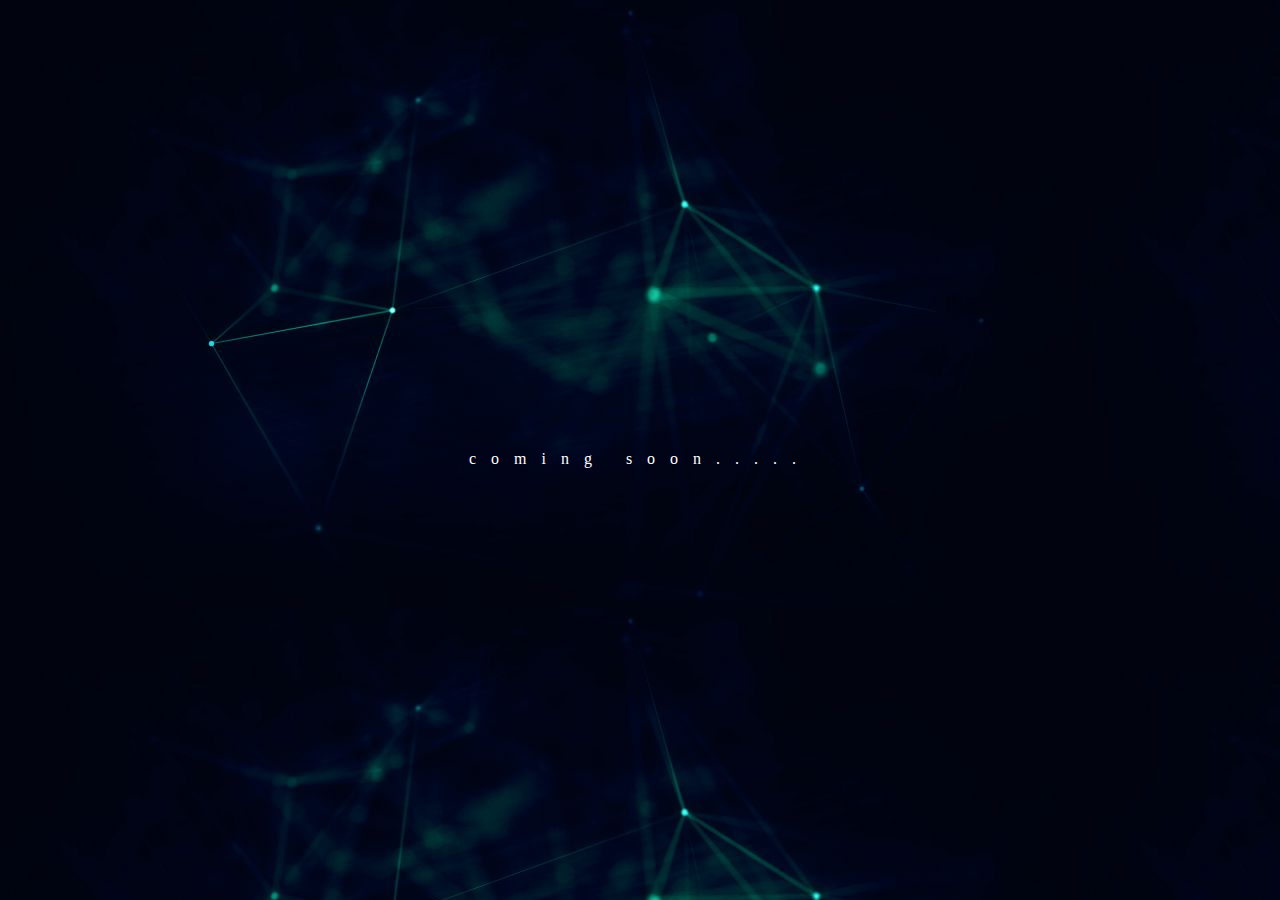
<file: coming_soon.html>
<!DOCTYPE html>
<html>
<head>
	<meta charset="utf-8">
	<meta http-equiv="X-UA-Compatible" content="IE=edge">
	<title></title>
	<link rel="stylesheet" href="">

</head>
<body style="background-image: url('bgimg.jpg');text-align: center;color: white;margin-top: 50vh;letter-spacing: 15px;">
	
	coming soon.....

	</body>
</html>
</file>
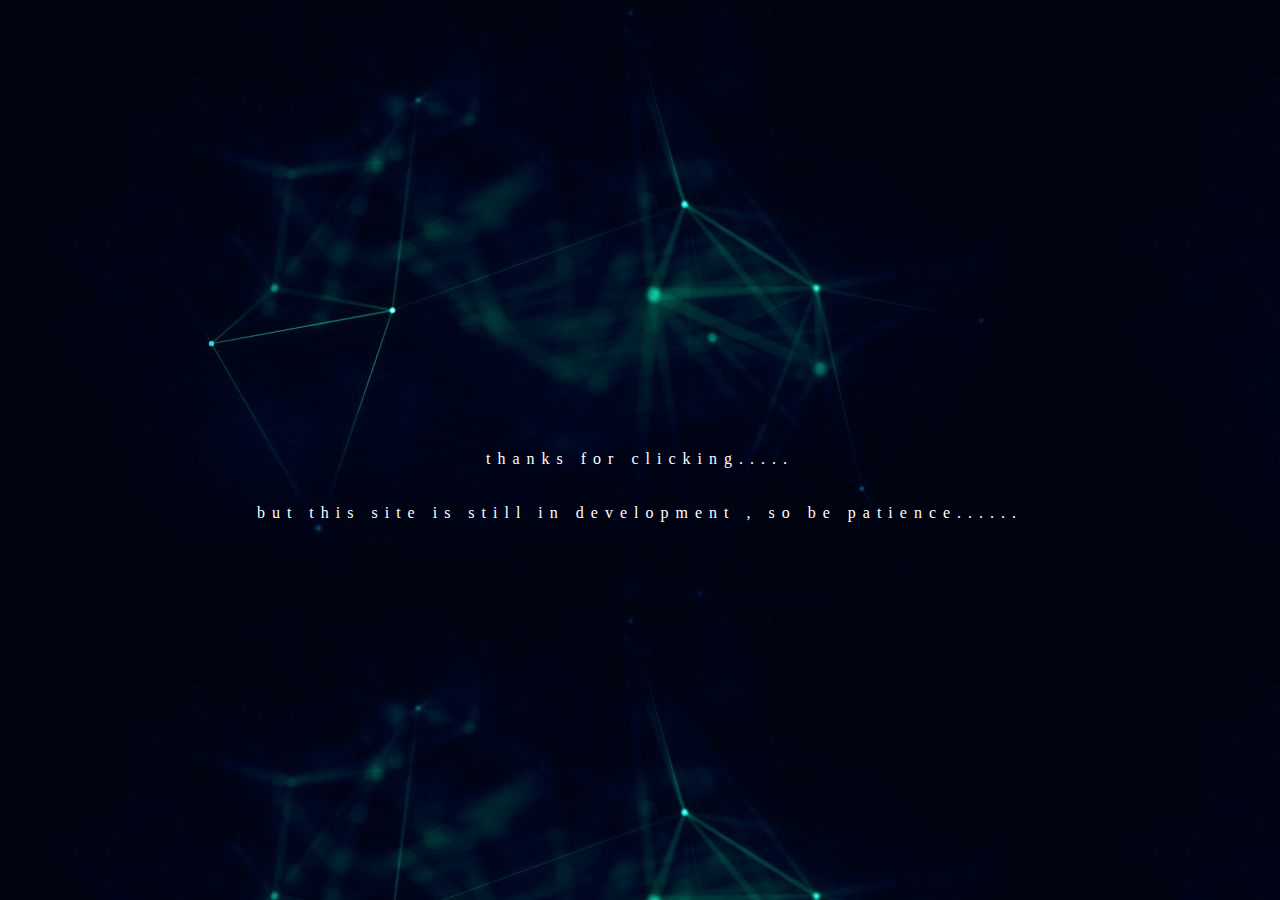
<file: front_door.html>
<!DOCTYPE html>
<html>
<head>
	<meta charset="utf-8">
	<meta http-equiv="X-UA-Compatible" content="IE=edge">
	<title></title>
	<link rel="stylesheet" href="">

</head>
<body style="background-image: url('bgimg.jpg');text-align: center;color: white;margin-top: 50vh;letter-spacing: 7px;">
	
	thanks for clicking.....<br><br><br>but this site is still in development , so be patience......

	</body>
</html>
</file>
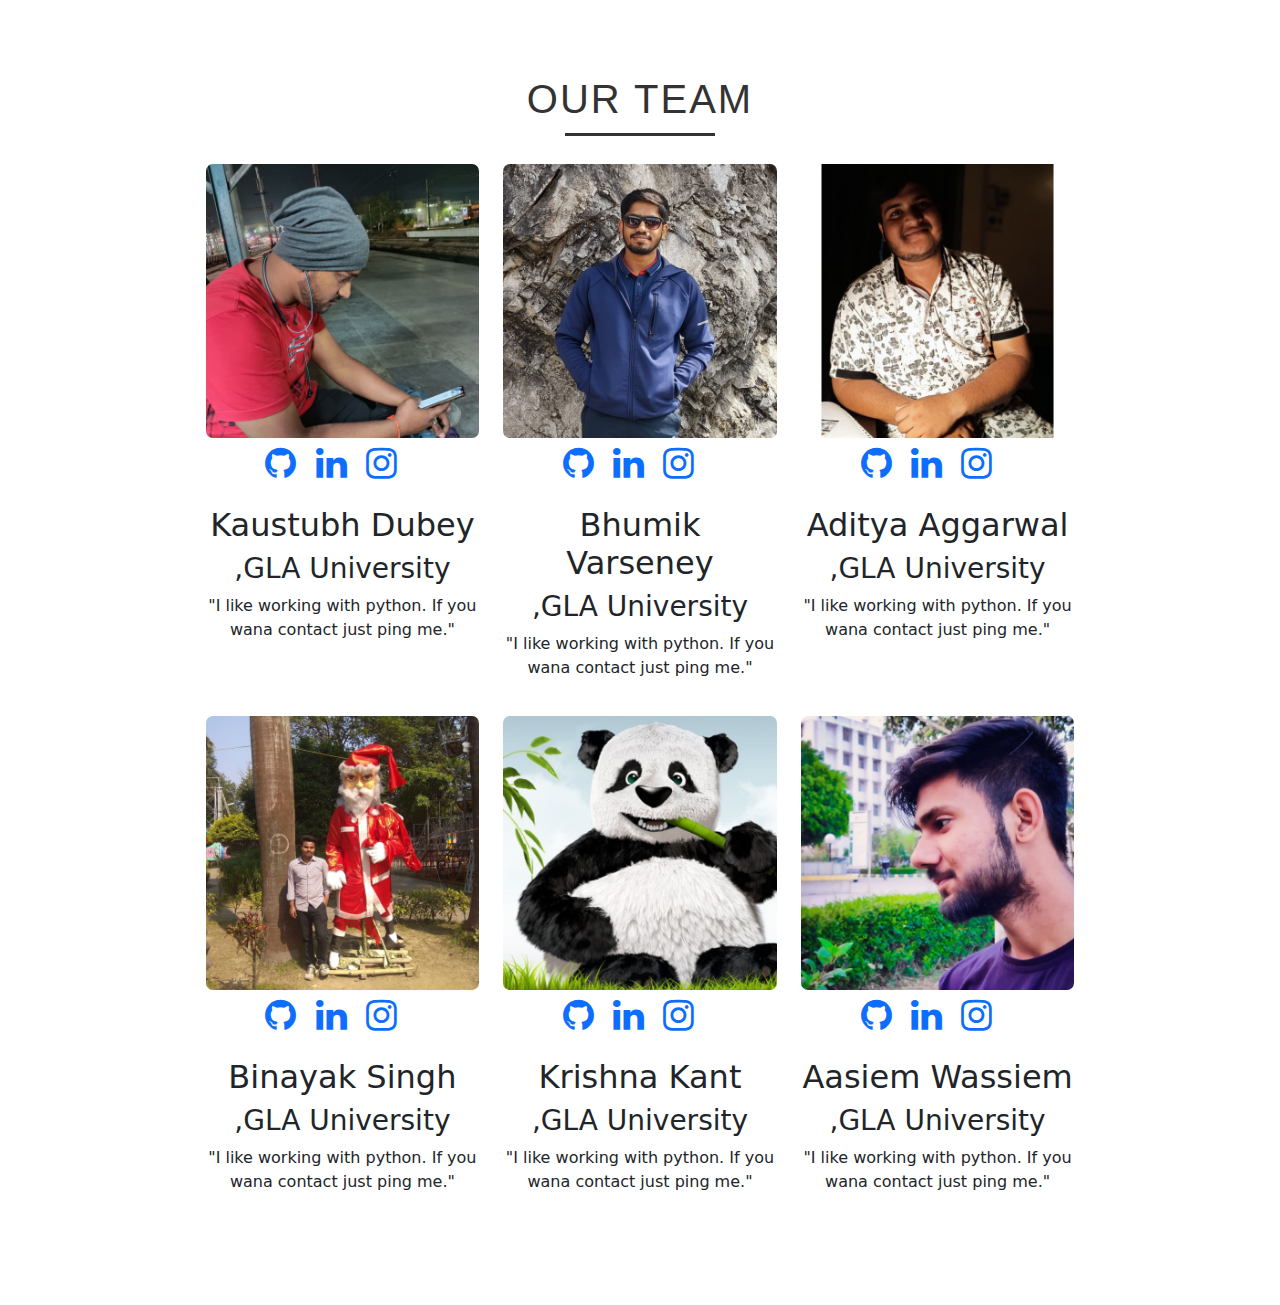
<file: OUR TEAM/My team.html>
<!DOCTYPE html>
<html lang="en">
<head>
    <meta charset="UTF-8">
    <meta http-equiv="X-UA-Compatible" content="IE=edge">
    <meta name="viewport" content="width=device-width, initial-scale=1.0">
    <title>Our Team</title>
    <link rel="stylesheet" href="https://cdn.jsdelivr.net/npm/bootstrap@5.0.1/dist/css/bootstrap.min.css">
    <link rel="stylesheet" href="https://cdnjs.cloudflare.com/ajax/libs/font-awesome/4.7.0/css/font-awesome.min.css">
    <link rel="stylesheet" href="Team.css">
</head>
<body>
    <section class="Team">
        <div class="container">
            <h1>OUR TEAM</h1>
            <div class="row">
                <div class="col">
                    <div class="img">
                        <img src="/Team/kaustubh.jpeg" class="img-responsive">
                        <div class="overlay"></div>
                        <ul class="net">
                            <li><a href="#"><i class="fa fa-github" style="font-size:36px"></i></a></li>
                            <li><a href="#"><i class="fa fa-linkedin" style="font-size:36px"></i></a></li>
                            <li><a href="#"><i class="fa fa-instagram" style="font-size:36px"></i></a></li>
                        </ul>
                    </div>
                    <h2>Kaustubh Dubey</h2>
                    <h3><span class="change"></span>,GLA University</h3>
                    <p>"I like working with python. If you wana contact just ping me."</p>
                </div>
                <div class="col">
                    <div class="img">
                        <img src="/Team/Bhumiuk.jpeg" class="img-responsive">
                        <div class="overlay"></div>
                        <ul class="net">
                            <li><a href="#"><i class="fa fa-github" style="font-size:36px"></i></a></li>
                            <li><a href="#"><i class="fa fa-linkedin" style="font-size:36px"></i></a></li>
                            <li><a href="#"><i class="fa fa-instagram" style="font-size:36px"></i></a></li>
                        </ul>
                    </div>
                    <h2>Bhumik Varseney</h2>
                    <h3><span class="change"></span>,GLA University</h3>
                    <p>"I like working with python. If you wana contact just ping me."</p>
                </div>
                <div class="col">
                    <div class="img">
                        <img src="/Team/Aditya.jpg" class="img-responsive">
                        <div class="overlay"></div>
                        <ul class="net">
                            <li><a href="#"><i class="fa fa-github" style="font-size:36px"></i></a></li>
                            <li><a href="#"><i class="fa fa-linkedin" style="font-size:36px"></i></a></li>
                            <li><a href="#"><i class="fa fa-instagram" style="font-size:36px"></i></a></li>
                        </ul>
                    </div>
                    <h2>Aditya Aggarwal</h2>
                    <h3><span class="change"></span>,GLA University</h3>
                    <p>"I like working with python. If you wana contact just ping me."</p>
                </div>
                <div class="col">
                    <div class="img">
                        <img src="/Team/Binayak.jpeg" class="img-responsive">
                        <div class="overlay"></div>
                        <ul class="net">
                            <li><a href="#"><i class="fa fa-github" style="font-size:36px"></i></a></li>
                            <li><a href="#"><i class="fa fa-linkedin" style="font-size:36px"></i></a></li>
                            <li><a href="#"><i class="fa fa-instagram" style="font-size:36px"></i></a></li>
                        </ul>
                    </div>
                    <h2>Binayak Singh</h2>
                    <h3><span class="change"></span>,GLA University</h3>
                    <p>"I like working with python. If you wana contact just ping me."</p>
                </div>
                <div class="col">
                    <div class="img">
                        <img src="/Team/Krishna.jpg" class="img-responsive">
                        <div class="overlay"></div>
                        <ul class="net">
                            <li><a href="#"><i class="fa fa-github" style="font-size:36px"></i></a></li>
                            <li><a href="#"><i class="fa fa-linkedin" style="font-size:36px"></i></a></li>
                            <li><a href="#"><i class="fa fa-instagram" style="font-size:36px"></i></a></li>
                        </ul>
                    </div>
                    <h2>Krishna Kant</h2>
                    <h3><span class="change"></span>,GLA University</h3>
                    <p>"I like working with python. If you wana contact just ping me."</p>
                </div>
                <div class="col">
                    <div class="img">
                        <img src="/Team/aasim.jpeg" class="img-responsive">
                        <div class="overlay"></div>
                        <ul class="net">
                            <li><a href="#"><i class="fa fa-github" style="font-size:36px"></i></a></li>
                            <li><a href="#"><i class="fa fa-linkedin" style="font-size:36px"></i></a></li>
                            <li><a href="#"><i class="fa fa-instagram" style="font-size:36px"></i></a></li>
                        </ul>
                    </div>
                    <h2>Aasiem Wassiem</h2>
                    <h3><span class="change"></span>,GLA University</h3>
                    <p>"I like working with python. If you wana contact just ping me."</p>
                </div>
            </div>

        </div>
    </section>
</body>
</html>
</file>
<file: OUR TEAM/Team.css>
.Team {
  margin: 75px 0px;
  width: 100%;
}

h1 {
  text-align: center;
  font-family: Impact, Haettenschweiler, "Arial Narrow Bold", sans-serif;
  letter-spacing: 2px;
  color: #333;
  padding-bottom: 10px;
}
h1::after {
  content: "";
  background: #333;
  display: block;
  height: 3px;
  width: 150px;
  margin: 10px auto;
}
.row {
  width: 80%;
  display: flex;
  flex-wrap: wrap;
  justify-content: space-around;
  margin: auto;
}
.col
{
    flex-basis: 30%;
    text-align: center;
    border-radius: 7px;
    margin-bottom: 20px;
}
.img-responsive
{
    width: 100%;
    border-radius: 7px;
}
.net
{
    width: 80%;
    display: block;
}
.net li
{
    display: inline-block;
    padding: 7px;
}
.net li:hover
{
    transform: translateY(-7px);
}
.change::after
{
    content: '';
    animation: changetext 10s infinite linear;
}
@keyframes changetext
{
    0%{content: 'Computer Science';}
    20%{content: 'Presntly First year';}
    40%{content: 'Computer Science';}
    60%{content: 'Presntly First year';}
    80%{content: 'Computer Science';}
    100%{content: 'Presntly First year';}

}
</file>
